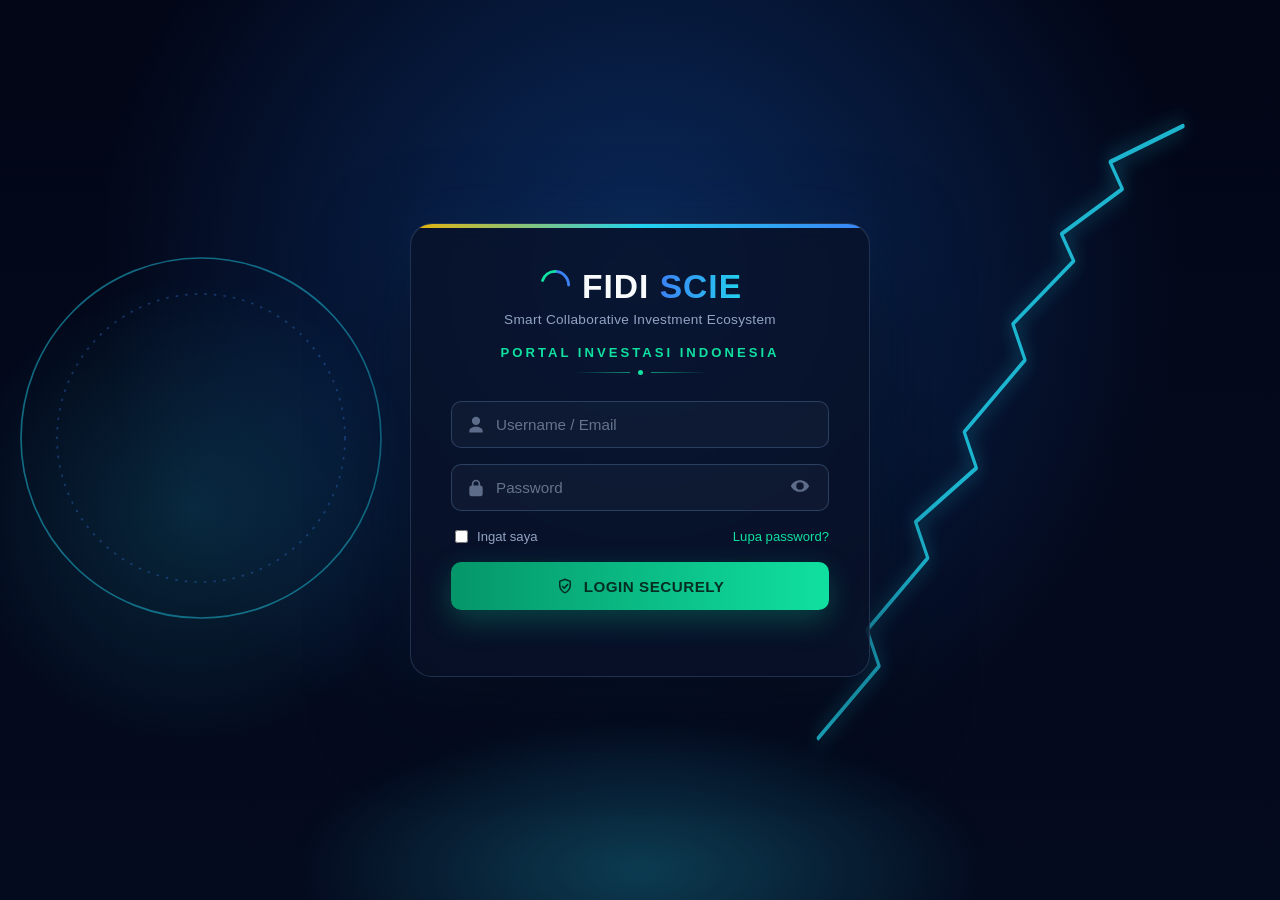
<file: index-3.html>
<!DOCTYPE html>
<html lang="id">
<head>
<meta charset="UTF-8">
<meta name="viewport" content="width=device-width, initial-scale=1.0">
<title>FIDI SCIE — Portal Investasi Indonesia</title>
<link rel="stylesheet" href="style.css">
</head>
<body>

  <!-- LAYAR LOGIN -->
  <div id="gate" class="scene">

    <!-- Panel dekoratif kiri: globe/network -->
    <div class="side-panel side-left" aria-hidden="true">
      <div class="globe-glow"></div>
      <svg class="globe-svg" viewBox="0 0 400 400">
        <circle cx="200" cy="200" r="150" class="globe-ring"/>
        <circle cx="200" cy="200" r="150" class="globe-ring globe-ring-2"/>
        <g class="globe-dots"></g>
        <g class="globe-lines"></g>
      </svg>
    </div>

    <!-- Panel dekoratif kanan: skyline + candlestick -->
    <div class="side-panel side-right" aria-hidden="true">
      <div class="skyline" id="skyline"></div>
      <svg class="chart-svg" viewBox="0 0 400 400" preserveAspectRatio="none">
        <polyline class="trend-line" points="20,360 70,320 60,300 110,260 100,240 150,210 140,190 190,150 180,130 230,95 220,80 270,55 260,40 320,20"/>
        <g class="candles" id="candles"></g>
      </svg>
    </div>

    <!-- Kartu login -->
    <main class="login-card">
      <div class="brand-row">
        <span class="brand-icon" aria-hidden="true">
          <svg viewBox="0 0 60 60">
            <path d="M30 6 A24 24 0 0 1 54 30" class="arc arc-blue"/>
            <path d="M30 6 A24 24 0 0 0 8 22" class="arc arc-green"/>
          </svg>
        </span>
        <h1 class="brand-name"><span class="brand-fidi">FIDI</span> <span class="brand-scie">SCIE</span></h1>
      </div>

      <p class="brand-tagline">Smart Collaborative Investment Ecosystem</p>

      <div class="eyebrow-wrap">
        <p class="eyebrow">Portal Investasi Indonesia</p>
        <div class="eyebrow-divider"><span></span><i></i><span></span></div>
      </div>

      <form id="loginForm" novalidate>
        <label class="field">
          <span class="field-icon" aria-hidden="true">
            <svg viewBox="0 0 24 24"><path d="M12 12a5 5 0 1 0 0-10 5 5 0 0 0 0 10Zm0 2c-4.4 0-8 2.2-8 5v2h16v-2c0-2.8-3.6-5-8-5Z"/></svg>
          </span>
          <input type="text" id="usernameInput" placeholder="Username / Email" autocomplete="off">
        </label>

        <label class="field">
          <span class="field-icon" aria-hidden="true">
            <svg viewBox="0 0 24 24"><path d="M17 9V7a5 5 0 0 0-10 0v2a3 3 0 0 0-3 3v7a3 3 0 0 0 3 3h10a3 3 0 0 0 3-3v-7a3 3 0 0 0-3-3Zm-8-2a3 3 0 1 1 6 0v2H9V7Z"/></svg>
          </span>
          <input type="password" id="passwordInput" placeholder="Password" autocomplete="off">
          <button type="button" class="eye-toggle" id="eyeToggle" aria-label="Tampilkan password">
            <svg viewBox="0 0 24 24"><path d="M12 5c-5 0-9.3 3.1-11 7 1.7 3.9 6 7 11 7s9.3-3.1 11-7c-1.7-3.9-6-7-11-7Zm0 11.5A4.5 4.5 0 1 1 12 7.5a4.5 4.5 0 0 1 0 9Z"/></svg>
          </button>
        </label>

        <div class="field-row">
          <label class="remember">
            <input type="checkbox" id="rememberMe">
            <span>Ingat saya</span>
          </label>
          <button type="button" class="forgot-link" id="forgotBtn">Lupa password?</button>
        </div>

        <button type="button" id="loginBtn" class="login-btn">
          <svg viewBox="0 0 24 24" class="shield-icon"><path d="M12 2 4 5v6c0 5 3.4 9.4 8 11 4.6-1.6 8-6 8-11V5l-8-3Zm0 2.2 6 2.2v4.6c0 4-2.7 7.6-6 8.9-3.3-1.3-6-4.9-6-8.9V6.4l6-2.2Z"/><path d="m10.8 13.4-2-2-1.4 1.4 3.4 3.4 6-6-1.4-1.4z"/></svg>
          LOGIN SECURELY
        </button>

        <p id="errorMsg" class="error"></p>
      </form>
    </main>

    <div class="ground-glow" aria-hidden="true"></div>
  </div>

  <!-- LAYAR KONTEN (SETELAH LOGIN) -->
  <div id="content" class="screen hidden">
    <header class="topbar">
      <span>FIDI SCIE — Portal Investasi Indonesia</span>
      <button id="logoutBtn">Keluar</button>
    </header>
    <div class="content-body" id="contentBody">
      <div class="placeholder-note">
        <h2>Konten analisis sedang disiapkan</h2>
        <p>Halaman analisis SCIE untuk sektor ritel Indonesia akan tampil di sini setelah datanya ditambahkan.</p>
      </div>
    </div>
  </div>

  <script src="script.js"></script>
</body>
</html>
</file>
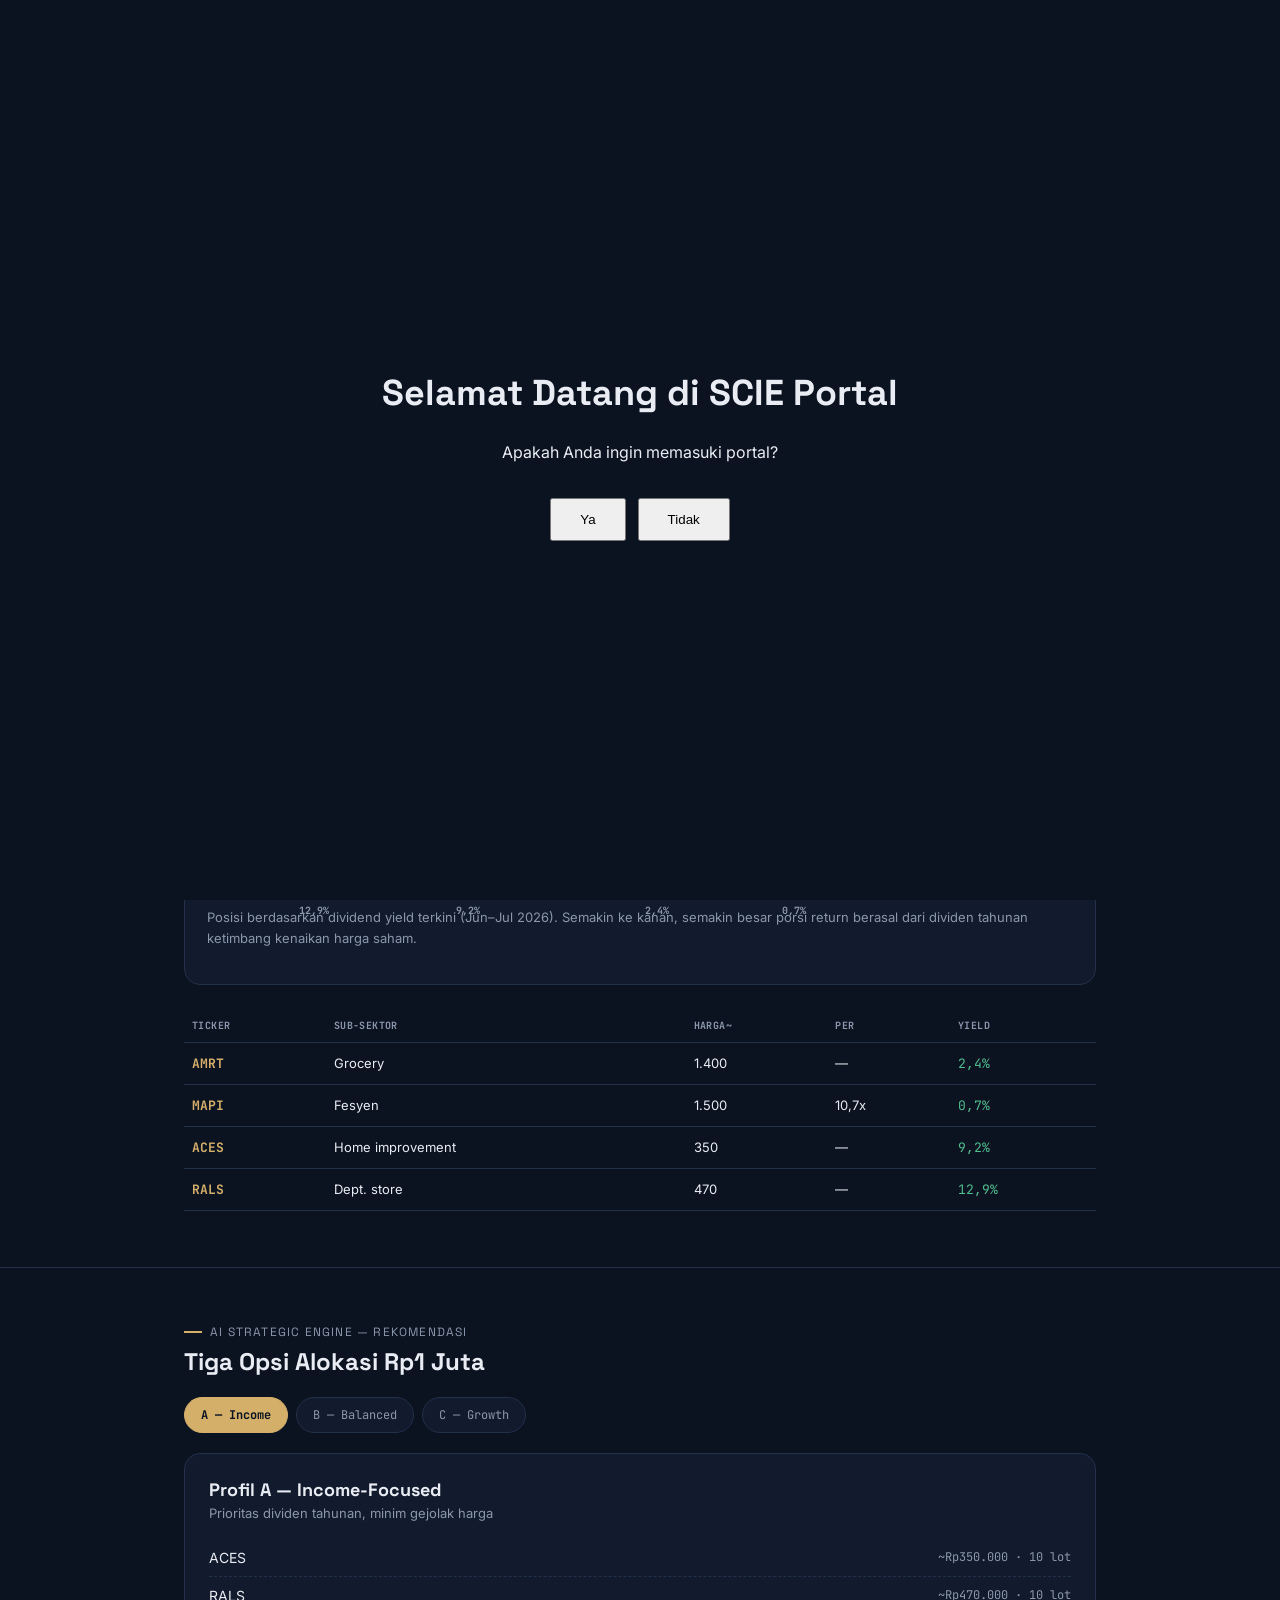
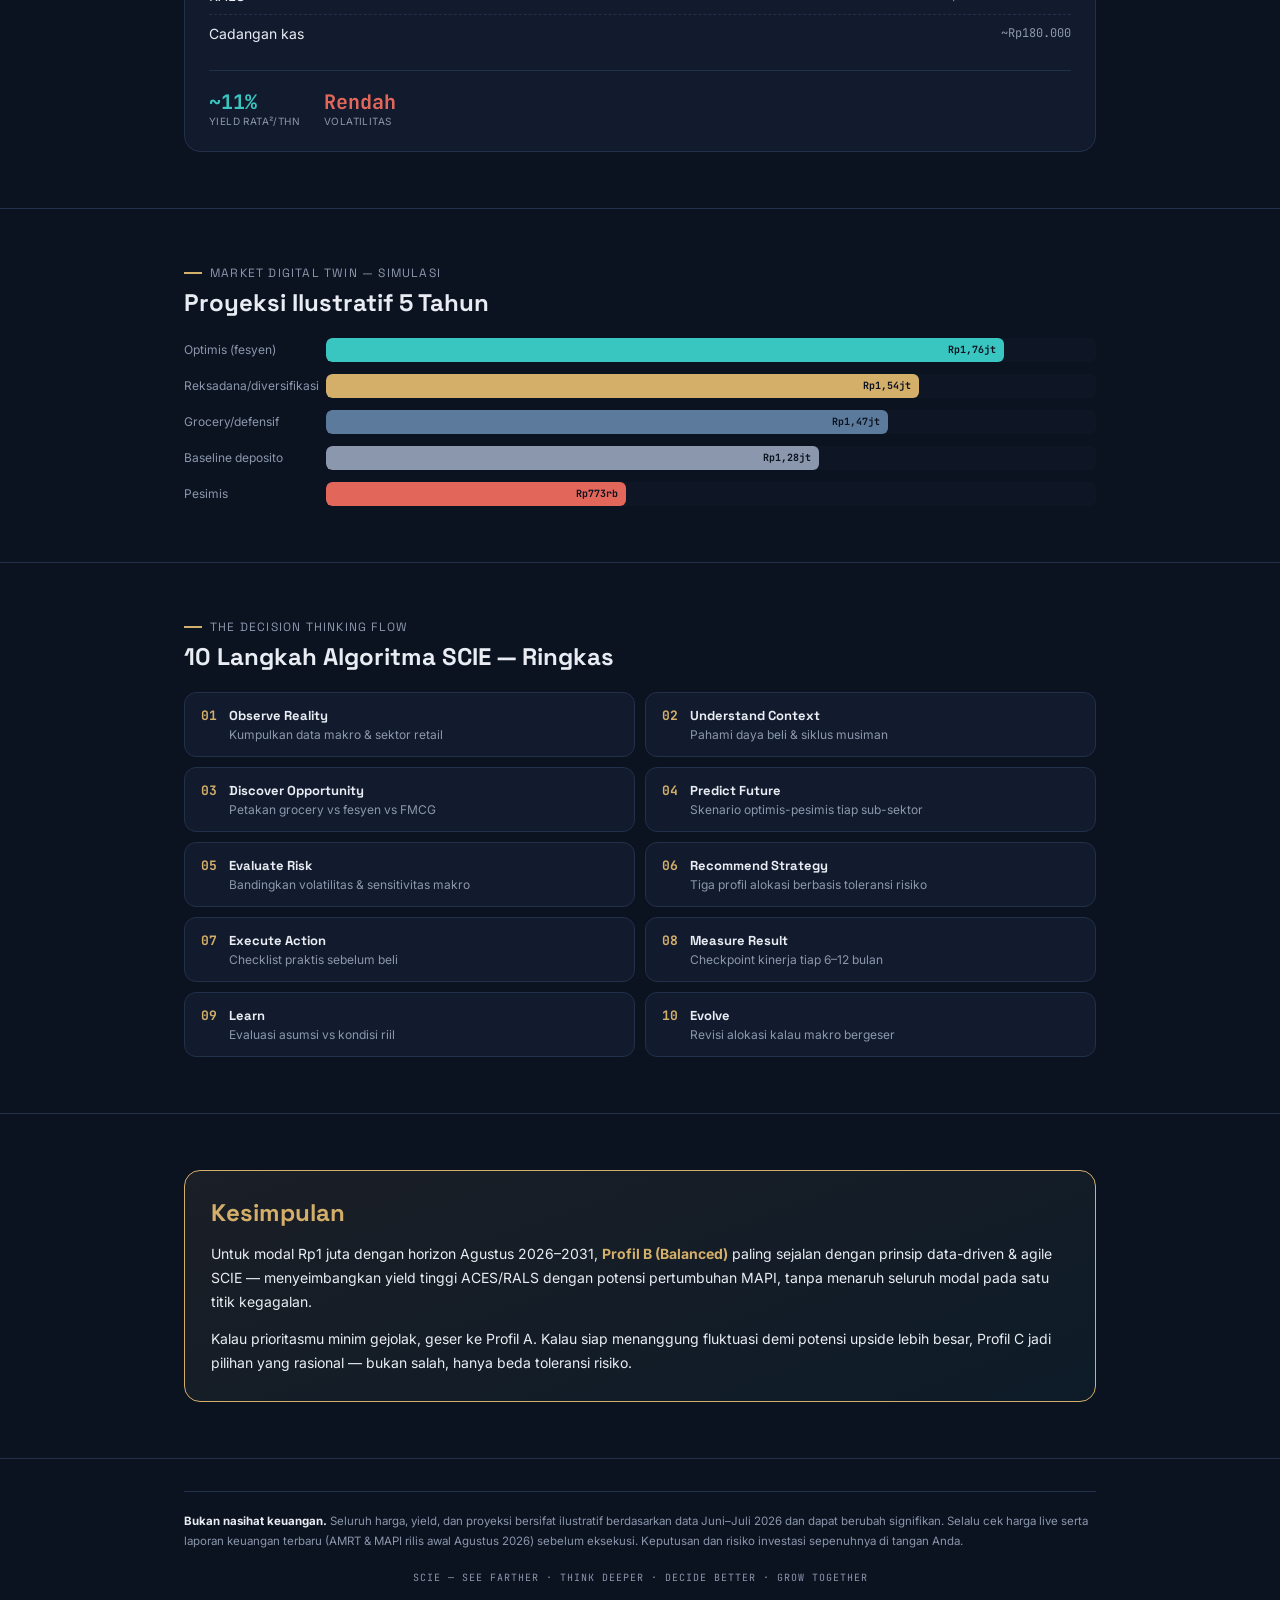
<file: index_revisi_netlify[1].html>
<!DOCTYPE html>
<html lang="id">
<head>
<meta charset="UTF-8">
<meta name="viewport" content="width=device-width, initial-scale=1.0">
<title>Portal Investasi Retail — SCIE Analysis</title>
<meta name="author" content="Marjan Siswanto">
<meta name="copyright" content="Marjan Siswanto — SCIE (Strategic Cognitive Intelligence Engine)">
<meta name="description" content="SCIE — Strategic Cognitive Intelligence Engine. Karya orisinal Marjan Siswanto, Founder & Initiator, Strategic Intelligence Architect.">
<meta name="scie-digital-id" content="SCIE-MS-2026-ASTRA-DT-PACE">
<script type="application/ld+json">
{
  "@context": "https://schema.org",
  "@type": "CreativeWork",
  "name": "SCIE — Strategic Cognitive Intelligence Engine",
  "creator": {
    "@type": "Person",
    "name": "Marjan Siswanto",
    "jobTitle": "Founder & Initiator, Strategic Intelligence Architect"
  },
  "dateCreated": "2026",
  "identifier": "SCIE-MS-2026-ASTRA-DT-PACE",
  "description": "Unified framework for AI-driven strategic sales and marketing excellence, terdiri dari 7 DNA Kecerdasan Strategis, arsitektur 4 lapis (ASTRA-DT, Cognitive Cycle, AI Strategic Engine, Market Digital Twin), dan algoritma 10 langkah Decision Thinking Flow."
}
</script>
<link rel="preconnect" href="https://fonts.googleapis.com">
<link href="https://fonts.googleapis.com/css2?family=Space+Grotesk:wght@400;500;600;700&family=Inter:wght@400;500;600&family=JetBrains+Mono:wght@400;500;700&display=swap" rel="stylesheet">
<style>
  :root{
    --bg:#0B1220;
    --card:#121B2E;
    --card-2:#0E1626;
    --gold:#D4AF6A;
    --teal:#39C6C0;
    --text:#E9EDF3;
    --muted:#8B97AC;
    --red:#E2665A;
    --green:#4FBE8E;
    --line:#223049;
  }
  *{box-sizing:border-box;}
  html{scroll-behavior:smooth;}
  body{
    margin:0;background:var(--bg);color:var(--text);
    font-family:'Inter',sans-serif;-webkit-font-smoothing:antialiased;
  }
  a{color:inherit;}
  .wrap{max-width:960px;margin:0 auto;padding:0 24px;}

  /* NAV */
  nav{
    position:sticky;top:0;z-index:50;
    background:rgba(11,18,32,0.88);
    backdrop-filter:blur(10px);
    border-bottom:1px solid var(--line);
  }
  .navrow{max-width:960px;margin:0 auto;padding:14px 24px;display:flex;align-items:center;justify-content:space-between;}
  .brand{font-family:'Space Grotesk',sans-serif;font-weight:700;font-size:15px;letter-spacing:0.02em;}
  .brand span{color:var(--gold);}
  .navlinks{display:flex;gap:20px;font-size:12px;font-family:'JetBrains Mono',monospace;}
  .navlinks a{text-decoration:none;color:var(--muted);}
  .navlinks a:hover{color:var(--teal);}
  @media(max-width:600px){.navlinks{display:none;}}

  /* HERO */
  header.hero{
    padding:64px 0 48px;
    background:
      radial-gradient(circle at 15% 0%, rgba(212,175,106,0.16), transparent 55%),
      radial-gradient(circle at 90% 20%, rgba(57,198,192,0.13), transparent 50%);
    border-bottom:1px solid var(--line);
  }
  .eyebrow{
    font-family:'JetBrains Mono',monospace;font-size:11px;letter-spacing:0.18em;
    color:var(--teal);text-transform:uppercase;
  }
  h1{
    font-family:'Space Grotesk',sans-serif;font-size:36px;line-height:1.15;
    margin:14px 0 12px;font-weight:700;max-width:600px;
  }
  h1 span{color:var(--gold);}
  .lead{color:var(--muted);font-size:15px;line-height:1.6;max-width:520px;margin:0 0 22px;}
  .pillrow{display:flex;flex-wrap:wrap;gap:10px;}
  .pill{
    font-family:'JetBrains Mono',monospace;font-size:11px;color:var(--text);
    background:rgba(255,255,255,0.04);border:1px solid var(--line);
    padding:7px 13px;border-radius:20px;display:flex;align-items:center;gap:7px;
  }
  .dot{width:6px;height:6px;border-radius:50%;background:var(--green);}

  section{padding:56px 0;border-bottom:1px solid var(--line);}
  .kicker{
    font-family:'Space Grotesk',sans-serif;font-size:12px;letter-spacing:0.1em;
    text-transform:uppercase;color:var(--muted);margin:0 0 6px;display:flex;align-items:center;gap:8px;
  }
  .kicker::before{content:'';width:18px;height:2px;background:var(--gold);display:inline-block;}
  h2{font-family:'Space Grotesk',sans-serif;font-size:24px;margin:0 0 20px;font-weight:700;}

  /* MACRO GRID */
  .grid3{display:grid;grid-template-columns:repeat(3,1fr);gap:14px;}
  @media(max-width:640px){.grid3{grid-template-columns:1fr;}}
  .macrocard{
    background:var(--card);border:1px solid var(--line);border-radius:14px;padding:18px;
  }
  .macrocard .big{font-family:'JetBrains Mono',monospace;font-size:24px;font-weight:700;color:var(--teal);}
  .macrocard .lbl{font-size:12px;color:var(--muted);margin-top:6px;line-height:1.4;}

  /* SPECTRUM (signature) */
  .spectrum{background:var(--card);border:1px solid var(--line);border-radius:16px;padding:28px 22px 22px;}
  .axis-label{display:flex;justify-content:space-between;font-family:'JetBrains Mono',monospace;font-size:10px;color:var(--muted);}
  .track{position:relative;height:4px;background:linear-gradient(90deg,var(--gold),var(--line) 50%,var(--teal));border-radius:4px;margin:20px 4px 34px;}
  .marker{position:absolute;top:-9px;width:22px;height:22px;border-radius:50%;display:flex;align-items:center;justify-content:center;font-family:'JetBrains Mono',monospace;font-size:9px;font-weight:700;color:var(--bg);transform:translateX(-50%);border:2px solid var(--bg);}
  .marker .lbl{position:absolute;top:26px;left:50%;transform:translateX(-50%);font-family:'Space Grotesk',sans-serif;font-size:11px;color:var(--text);white-space:nowrap;font-weight:600;}
  .marker .yld{position:absolute;top:42px;left:50%;transform:translateX(-50%);font-family:'JetBrains Mono',monospace;font-size:10px;color:var(--muted);white-space:nowrap;}
  .m-ral{left:12%;background:var(--gold);}
  .m-ace{left:30%;background:var(--gold);}
  .m-mapi{left:68%;background:var(--teal);}
  .m-amrt{left:52%;background:#5C7A9C;}
  .spectrum-note{margin-top:16px;font-size:13px;color:var(--muted);line-height:1.6;}

  /* TABLE */
  table{width:100%;border-collapse:collapse;font-size:13px;margin-top:24px;}
  th{text-align:left;font-family:'JetBrains Mono',monospace;font-size:10px;letter-spacing:0.04em;text-transform:uppercase;color:var(--muted);padding:10px 8px;border-bottom:1px solid var(--line);}
  td{padding:12px 8px;border-bottom:1px solid var(--line);}
  td.tick{font-family:'JetBrains Mono',monospace;font-weight:700;color:var(--gold);}
  td.yld{font-family:'JetBrains Mono',monospace;color:var(--green);}

  /* TABS - profiles */
  .tabbar{display:flex;gap:8px;margin-bottom:20px;flex-wrap:wrap;}
  .tabbtn{
    font-family:'JetBrains Mono',monospace;font-size:12px;padding:9px 16px;border-radius:20px;
    background:var(--card);border:1px solid var(--line);color:var(--muted);cursor:pointer;
  }
  .tabbtn.active{background:var(--gold);color:var(--bg);border-color:var(--gold);font-weight:700;}
  .profile{background:var(--card);border:1px solid var(--line);border-radius:16px;padding:24px;display:none;}
  .profile.show{display:block;}
  .profile h3{font-family:'Space Grotesk',sans-serif;font-size:18px;margin:0 0 4px;}
  .profile .tagline{font-size:13px;color:var(--muted);margin:0 0 18px;}
  .alloc-row{display:flex;justify-content:space-between;align-items:center;padding:10px 0;border-top:1px dashed var(--line);font-size:14px;}
  .alloc-row:first-of-type{border-top:none;}
  .alloc-val{font-family:'JetBrains Mono',monospace;color:var(--muted);font-size:12px;}
  .metric-row{display:flex;gap:24px;margin-top:18px;padding-top:18px;border-top:1px solid var(--line);}
  .metric .num{font-family:'JetBrains Mono',monospace;font-size:20px;font-weight:700;color:var(--teal);}
  .metric.risk .num{color:var(--red);}
  .metric .lbl2{font-size:10px;color:var(--muted);text-transform:uppercase;letter-spacing:0.04em;}

  /* PROJECTION BARS */
  .proj-bars{display:flex;flex-direction:column;gap:12px;margin-top:8px;}
  .pbar-row{display:flex;align-items:center;gap:12px;}
  .pbar-name{width:130px;font-size:12px;color:var(--muted);flex-shrink:0;}
  .pbar-track{flex:1;height:24px;background:var(--card-2);border-radius:6px;overflow:hidden;}
  .pbar-fill{height:100%;border-radius:6px;display:flex;align-items:center;justify-content:flex-end;padding-right:8px;}
  .pbar-fill span{font-family:'JetBrains Mono',monospace;font-size:10px;color:var(--bg);font-weight:700;}

  /* ALGO TIMELINE */
  .algo{display:grid;grid-template-columns:repeat(2,1fr);gap:10px;}
  @media(max-width:640px){.algo{grid-template-columns:1fr;}}
  .algostep{background:var(--card);border:1px solid var(--line);border-radius:12px;padding:14px 16px;display:flex;gap:12px;align-items:flex-start;}
  .algostep .n{font-family:'JetBrains Mono',monospace;color:var(--gold);font-weight:700;font-size:13px;flex-shrink:0;}
  .algostep .t{font-size:13px;}
  .algostep .t b{display:block;font-family:'Space Grotesk',sans-serif;font-size:13px;margin-bottom:2px;}
  .algostep .t span{color:var(--muted);font-size:12px;}

  /* VERDICT */
  .verdict{background:linear-gradient(160deg, rgba(212,175,106,0.08), rgba(57,198,192,0.05));border:1px solid var(--gold);border-radius:16px;padding:26px;}
  .verdict p{font-size:14px;line-height:1.7;margin:0 0 14px;}
  .verdict p:last-child{margin-bottom:0;}

  footer{padding:32px 0 40px;}
  .disclaimer{font-size:11.5px;color:var(--muted);line-height:1.7;border-top:1px solid var(--line);padding-top:20px;}
  .disclaimer strong{color:var(--text);}
  .fw{margin-top:20px;text-align:center;font-family:'JetBrains Mono',monospace;font-size:10px;color:var(--muted);letter-spacing:0.1em;}
</style>
</head>
<body>

<div id="scieCredit" style="position:fixed;inset:0;z-index:999;background:#0B1220;display:none;align-items:center;justify-content:center;flex-direction:column;text-align:center;padding:32px;transition:opacity 0.6s ease;">
  <div style="font-family:'JetBrains Mono',monospace;font-size:10px;letter-spacing:0.2em;color:#39C6C0;text-transform:uppercase;margin-bottom:18px;">Digital Identity — DNA Verification</div>
  <div style="font-family:'Space Grotesk',sans-serif;font-size:30px;font-weight:700;color:#E9EDF3;margin-bottom:6px;">SCIE<span style="color:#D4AF6A;">.</span></div>
  <div style="font-size:13px;color:#8B97AC;max-width:340px;line-height:1.6;margin-bottom:20px;">Strategic Cognitive Intelligence Engine — karya orisinal &amp; identitas digital milik</div>
  <div style="font-family:'Space Grotesk',sans-serif;font-size:18px;color:#D4AF6A;font-weight:600;">Marjan Siswanto</div>
  <div style="font-size:12px;color:#8B97AC;margin-bottom:24px;">Founder &amp; Initiator, Strategic Intelligence Architect</div>
  <div style="font-family:'JetBrains Mono',monospace;font-size:10px;color:#5C7A9C;border:1px solid #223049;padding:8px 16px;border-radius:20px;">ID: SCIE-MS-2026-ASTRA-DT-PACE</div>
  <div style="margin-top:28px;font-family:'JetBrains Mono',monospace;font-size:10px;color:#8B97AC;letter-spacing:0.05em;">Memuat portal dalam beberapa detik...</div>
</div>



<div id="portalWelcome" style="position:fixed;inset:0;z-index:1000;background:#0B1220;color:#E9EDF3;display:flex;flex-direction:column;align-items:center;justify-content:center;text-align:center;padding:30px;">
<h1 style="font-family:'Space Grotesk',sans-serif;">Selamat Datang di SCIE Portal</h1>
<p>Apakah Anda ingin memasuki portal?</p>
<div style="display:flex;gap:12px;margin-top:20px;">
<button onclick="enterPortal(true)" style="padding:12px 28px;">Ya</button>
<button onclick="enterPortal(false)" style="padding:12px 28px;">Tidak</button>
</div>
</div>

<script>
document.querySelector("nav").style.display="none";
document.querySelector("header").style.display="none";
document.querySelectorAll("section").forEach(e=>e.style.display="none");
document.querySelector("footer").style.display="none";

function showMain(){
 document.querySelector("nav").style.display="";
 document.querySelector("header").style.display="";
 document.querySelectorAll("section").forEach(e=>e.style.display="");
 document.querySelector("footer").style.display="";
}

function enterPortal(openMain){
 document.getElementById("portalWelcome").style.display="none";
 const c=document.getElementById("scieCredit");
 c.style.display="flex";
 c.style.opacity="1";
 setTimeout(function(){
   c.style.opacity="0";
   setTimeout(function(){
      c.style.display="none";
      if(openMain){ showMain(); }
   },600);
 },3000);
}
</script>

<nav>
  <div class="navrow">
    <div class="brand">SCIE <span>Portal</span></div>
    <div class="navlinks">
      <a href="#makro">Makro</a>
      <a href="#saham">Saham</a>
      <a href="#alokasi">Alokasi</a>
      <a href="#proyeksi">Proyeksi</a>
      <a href="#algoritma">Algoritma</a>
    </div>
  </div>
</nav>

<header class="hero">
  <div class="wrap">
    <div class="eyebrow">Strategic Cognitive Intelligence Engine</div>
    <h1>Portal Analisis Investasi <span>Sektor Retail</span> Indonesia</h1>
    <p class="lead">Peta lengkap hasil analisis SCIE untuk modal Rp1.000.000 di sektor retail &amp; konsumer BEI, horizon Agustus 2026–2031.</p>
    <div class="pillrow">
      <div class="pill"><span class="dot"></span> Modal Rp1.000.000</div>
      <div class="pill"><span class="dot"></span> Horizon 5 tahun</div>
      <div class="pill"><span class="dot"></span> 4 emiten dianalisis</div>
    </div>
  </div>
</header>

<section id="makro">
  <div class="wrap">
    <div class="kicker">Astra-DT — Strategic Foresight</div>
    <h2>Konteks Makro 2026</h2>
    <div class="grid3">
      <div class="macrocard"><div class="big">~5,2%</div><div class="lbl">Pertumbuhan PDB nasional yang dipatok stabil di 2026</div></div>
      <div class="macrocard"><div class="big">~5,5%</div><div class="lbl">BI Rate — tren penurunan suku bunga mendukung konsumsi</div></div>
      <div class="macrocard"><div class="big">~3%</div><div class="lbl">Inflasi terkendali, tapi daya beli kelas bawah belum solid</div></div>
    </div>
  </div>
</section>

<section id="saham">
  <div class="wrap">
    <div class="kicker">Cognitive Cycle — Pemetaan Opsi</div>
    <h2>Peta Yield vs Growth</h2>
    <div class="spectrum">
      <div class="axis-label"><span>← Growth-tilted</span><span>Income-tilted →</span></div>
      <div class="track">
        <div class="marker m-mapi">G<span class="lbl">MAPI</span><span class="yld">0,7%</span></div>
        <div class="marker m-amrt">A<span class="lbl">AMRT</span><span class="yld">2,4%</span></div>
        <div class="marker m-ace">C<span class="lbl">ACES</span><span class="yld">9,2%</span></div>
        <div class="marker m-ral">R<span class="lbl">RALS</span><span class="yld">12,9%</span></div>
      </div>
      <p class="spectrum-note">Posisi berdasarkan dividend yield terkini (Jun–Jul 2026). Semakin ke kanan, semakin besar porsi return berasal dari dividen tahunan ketimbang kenaikan harga saham.</p>
    </div>
    <table>
      <tr><th>Ticker</th><th>Sub-sektor</th><th>Harga~</th><th>PER</th><th>Yield</th></tr>
      <tr><td class="tick">AMRT</td><td>Grocery</td><td>1.400</td><td>—</td><td class="yld">2,4%</td></tr>
      <tr><td class="tick">MAPI</td><td>Fesyen</td><td>1.500</td><td>10,7x</td><td class="yld">0,7%</td></tr>
      <tr><td class="tick">ACES</td><td>Home improvement</td><td>350</td><td>—</td><td class="yld">9,2%</td></tr>
      <tr><td class="tick">RALS</td><td>Dept. store</td><td>470</td><td>—</td><td class="yld">12,9%</td></tr>
    </table>
  </div>
</section>

<section id="alokasi">
  <div class="wrap">
    <div class="kicker">AI Strategic Engine — Rekomendasi</div>
    <h2>Tiga Opsi Alokasi Rp1 Juta</h2>
    <div class="tabbar">
      <button class="tabbtn active" onclick="showTab(0)">A — Income</button>
      <button class="tabbtn" onclick="showTab(1)">B — Balanced</button>
      <button class="tabbtn" onclick="showTab(2)">C — Growth</button>
    </div>

    <div class="profile show" id="tab0">
      <h3>Profil A — Income-Focused</h3>
      <p class="tagline">Prioritas dividen tahunan, minim gejolak harga</p>
      <div class="alloc-row"><span>ACES</span><span class="alloc-val">~Rp350.000 · 10 lot</span></div>
      <div class="alloc-row"><span>RALS</span><span class="alloc-val">~Rp470.000 · 10 lot</span></div>
      <div class="alloc-row"><span>Cadangan kas</span><span class="alloc-val">~Rp180.000</span></div>
      <div class="metric-row">
        <div class="metric"><div class="num">~11%</div><div class="lbl2">Yield rata²/thn</div></div>
        <div class="metric risk"><div class="num">Rendah</div><div class="lbl2">Volatilitas</div></div>
      </div>
    </div>

    <div class="profile" id="tab1">
      <h3>Profil B — Balanced</h3>
      <p class="tagline">Campuran dividen dan potensi pertumbuhan</p>
      <div class="alloc-row"><span>ACES</span><span class="alloc-val">~Rp350.000 · 10 lot</span></div>
      <div class="alloc-row"><span>MAPI</span><span class="alloc-val">~Rp450.000 · 3 lot</span></div>
      <div class="alloc-row"><span>RALS</span><span class="alloc-val">~Rp200.000 · 4 lot</span></div>
      <div class="metric-row">
        <div class="metric"><div class="num">~6–7%</div><div class="lbl2">Yield rata²/thn</div></div>
        <div class="metric risk"><div class="num">Sedang</div><div class="lbl2">Volatilitas</div></div>
      </div>
    </div>

    <div class="profile" id="tab2">
      <h3>Profil C — Growth-Tilted</h3>
      <p class="tagline">Fokus capital gain, siap fluktuasi besar</p>
      <div class="alloc-row"><span>MAPI</span><span class="alloc-val">~Rp600.000 · 4 lot</span></div>
      <div class="alloc-row"><span>AMRT</span><span class="alloc-val">~Rp280.000 · 2 lot</span></div>
      <div class="alloc-row"><span>Cadangan kas</span><span class="alloc-val">~Rp120.000</span></div>
      <div class="metric-row">
        <div class="metric"><div class="num">&lt;2%</div><div class="lbl2">Yield rata²/thn</div></div>
        <div class="metric risk"><div class="num">Tinggi</div><div class="lbl2">Volatilitas</div></div>
      </div>
    </div>
  </div>
</section>

<section id="proyeksi">
  <div class="wrap">
    <div class="kicker">Market Digital Twin — Simulasi</div>
    <h2>Proyeksi Ilustratif 5 Tahun</h2>
    <div class="proj-bars">
      <div class="pbar-row"><div class="pbar-name">Optimis (fesyen)</div><div class="pbar-track"><div class="pbar-fill" style="width:88%;background:var(--teal);"><span>Rp1,76jt</span></div></div></div>
      <div class="pbar-row"><div class="pbar-name">Reksadana/diversifikasi</div><div class="pbar-track"><div class="pbar-fill" style="width:77%;background:var(--gold);"><span>Rp1,54jt</span></div></div></div>
      <div class="pbar-row"><div class="pbar-name">Grocery/defensif</div><div class="pbar-track"><div class="pbar-fill" style="width:73%;background:#5C7A9C;"><span>Rp1,47jt</span></div></div></div>
      <div class="pbar-row"><div class="pbar-name">Baseline deposito</div><div class="pbar-track"><div class="pbar-fill" style="width:64%;background:var(--muted);"><span>Rp1,28jt</span></div></div></div>
      <div class="pbar-row"><div class="pbar-name">Pesimis</div><div class="pbar-track"><div class="pbar-fill" style="width:39%;background:var(--red);"><span>Rp773rb</span></div></div></div>
    </div>
  </div>
</section>

<section id="algoritma">
  <div class="wrap">
    <div class="kicker">The Decision Thinking Flow</div>
    <h2>10 Langkah Algoritma SCIE — Ringkas</h2>
    <div class="algo">
      <div class="algostep"><div class="n">01</div><div class="t"><b>Observe Reality</b><span>Kumpulkan data makro &amp; sektor retail</span></div></div>
      <div class="algostep"><div class="n">02</div><div class="t"><b>Understand Context</b><span>Pahami daya beli &amp; siklus musiman</span></div></div>
      <div class="algostep"><div class="n">03</div><div class="t"><b>Discover Opportunity</b><span>Petakan grocery vs fesyen vs FMCG</span></div></div>
      <div class="algostep"><div class="n">04</div><div class="t"><b>Predict Future</b><span>Skenario optimis-pesimis tiap sub-sektor</span></div></div>
      <div class="algostep"><div class="n">05</div><div class="t"><b>Evaluate Risk</b><span>Bandingkan volatilitas &amp; sensitivitas makro</span></div></div>
      <div class="algostep"><div class="n">06</div><div class="t"><b>Recommend Strategy</b><span>Tiga profil alokasi berbasis toleransi risiko</span></div></div>
      <div class="algostep"><div class="n">07</div><div class="t"><b>Execute Action</b><span>Checklist praktis sebelum beli</span></div></div>
      <div class="algostep"><div class="n">08</div><div class="t"><b>Measure Result</b><span>Checkpoint kinerja tiap 6–12 bulan</span></div></div>
      <div class="algostep"><div class="n">09</div><div class="t"><b>Learn</b><span>Evaluasi asumsi vs kondisi riil</span></div></div>
      <div class="algostep"><div class="n">10</div><div class="t"><b>Evolve</b><span>Revisi alokasi kalau makro bergeser</span></div></div>
    </div>
  </div>
</section>

<section>
  <div class="wrap">
    <div class="verdict">
      <h2 style="color:var(--gold);margin-bottom:14px;">Kesimpulan</h2>
      <p>Untuk modal Rp1 juta dengan horizon Agustus 2026–2031, <strong style="color:var(--gold);">Profil B (Balanced)</strong> paling sejalan dengan prinsip data-driven &amp; agile SCIE — menyeimbangkan yield tinggi ACES/RALS dengan potensi pertumbuhan MAPI, tanpa menaruh seluruh modal pada satu titik kegagalan.</p>
      <p>Kalau prioritasmu minim gejolak, geser ke Profil A. Kalau siap menanggung fluktuasi demi potensi upside lebih besar, Profil C jadi pilihan yang rasional — bukan salah, hanya beda toleransi risiko.</p>
    </div>
  </div>
</section>

<footer>
  <div class="wrap">
    <div class="disclaimer">
      <strong>Bukan nasihat keuangan.</strong> Seluruh harga, yield, dan proyeksi bersifat ilustratif berdasarkan data Juni–Juli 2026 dan dapat berubah signifikan. Selalu cek harga live serta laporan keuangan terbaru (AMRT &amp; MAPI rilis awal Agustus 2026) sebelum eksekusi. Keputusan dan risiko investasi sepenuhnya di tangan Anda.
    </div>
    <div class="fw">SCIE — SEE FARTHER · THINK DEEPER · DECIDE BETTER · GROW TOGETHER</div>
  </div>
</footer>

<script>
function showTab(i){
  document.querySelectorAll('.profile').forEach((el,idx)=>{
    el.classList.toggle('show', idx===i);
  });
  document.querySelectorAll('.tabbtn').forEach((el,idx)=>{
    el.classList.toggle('active', idx===i);
  });
}
</script>
</body>
</html>
</file>
<file: style.css>
* { box-sizing: border-box; }

html, body {
  overflow-x: hidden;
  max-width: 100%;
}

:root {
  --navy-deep: #020617;
  --navy-mid: #071a3a;
  --cyan: #22d3ee;
  --blue: #3b82f6;
  --green: #10e0a0;
  --green-2: #059669;
  --text-dim: #93a4c3;
}

body {
  margin: 0;
  font-family: 'Segoe UI', Arial, sans-serif;
  background: var(--navy-deep);
  color: #f1f5f9;
  min-height: 100vh;
  overflow-x: hidden;
}

.hidden { display: none !important; }

/* ============================================================
   SCENE — layar login dengan panel dekoratif kiri/kanan
   ============================================================ */
.scene {
  position: relative;
  min-height: 100vh;
  display: flex;
  align-items: center;
  justify-content: center;
  background:
    radial-gradient(ellipse at 50% 30%, #0a2a5c 0%, transparent 60%),
    linear-gradient(180deg, #020617 0%, #050b1f 100%);
  overflow: hidden;
  padding: 40px 20px;
}

.side-panel {
  position: absolute;
  top: 0;
  bottom: 0;
  width: 38%;
  pointer-events: none;
  opacity: 0.85;
  z-index: 1;
}

.network-overlay {
  position: absolute;
  inset: 0;
  width: 100%;
  height: 100%;
  pointer-events: none;
  z-index: 0;
}

.net-node {
  animation-name: netTwinkle;
  animation-timing-function: ease-in-out;
  animation-iteration-count: infinite;
}

@keyframes netTwinkle {
  0%, 100% { opacity: 0.25; }
  50% { opacity: 0.95; }
}

.net-pulse {
  filter: drop-shadow(0 0 4px currentColor);
}

.side-left { left: 0; }
.side-right { right: 0; }

@media (max-width: 900px) {
  .side-panel { display: none; }
}

/* --- Globe (kiri) --- */
.globe-glow {
  position: absolute;
  left: -10%;
  top: 30%;
  width: 480px;
  height: 480px;
  background: radial-gradient(circle, rgba(34,211,238,0.18) 0%, transparent 70%);
  border-radius: 50%;
}

.globe-svg {
  position: absolute;
  left: -8%;
  top: 22%;
  width: 480px;
  height: 480px;
}

.globe-ring {
  fill: none;
  stroke: rgba(34, 211, 238, 0.55);
  stroke-width: 1.4;
}

.globe-ring-2 {
  r: 120;
  stroke: rgba(59, 130, 246, 0.4);
  stroke-dasharray: 2 6;
}

/* --- Skyline + chart (kanan) --- */
.skyline {
  position: absolute;
  right: 0;
  bottom: 0;
  width: 100%;
  height: 60%;
  display: flex;
  align-items: flex-end;
  gap: 6px;
  padding-right: 10%;
  justify-content: flex-end;
}

.building {
  background-color: rgba(10,16,32,0.7);
  background-image:
    linear-gradient(180deg, rgba(59,130,246,0.5), rgba(10,16,32,0.85)),
    radial-gradient(circle, rgba(255,224,140,0.9) 1px, transparent 1.6px);
  background-size: 100% 100%, 9px 12px;
  background-position: 0 0, 4px 6px;
  border-top: 2px solid rgba(34,211,238,0.7);
  border-left: 1px solid rgba(34,211,238,0.15);
  border-right: 1px solid rgba(34,211,238,0.15);
  box-shadow: 0 0 30px rgba(34,211,238,0.15);
  position: relative;
}

.chart-svg {
  position: absolute;
  right: 0;
  top: 10%;
  width: 100%;
  height: 80%;
}

.trend-line {
  fill: none;
  stroke: var(--cyan);
  stroke-width: 2.5;
  stroke-linecap: round;
  stroke-linejoin: round;
  filter: drop-shadow(0 0 6px rgba(34,211,238,0.7));
}

.candle {
  stroke: rgba(34,211,238,0.6);
}

.candle-body {
  fill: rgba(59,130,246,0.5);
}

/* ============================================================
   KARTU LOGIN
   ============================================================ */
.login-card {
  position: relative;
  z-index: 2;
  width: 100%;
  max-width: 460px;
  background: rgba(8, 17, 38, 0.75);
  border: 1px solid rgba(148, 197, 255, 0.18);
  border-radius: 22px;
  backdrop-filter: blur(16px);
  padding: 44px 40px 36px;
  box-shadow:
    0 30px 90px rgba(0,0,0,0.6),
    0 0 60px rgba(59,130,246,0.12),
    inset 0 1px 0 rgba(255,255,255,0.06);
  text-align: center;
  overflow: hidden;
}

.login-card::before {
  content: "";
  position: absolute;
  top: 0; left: 0; right: 0;
  height: 4px;
  background: linear-gradient(90deg, #eab308, #22d3ee, #3b82f6);
}

.brand-row {
  display: flex;
  align-items: center;
  justify-content: center;
  gap: 10px;
}

.brand-icon svg {
  width: 34px;
  height: 34px;
}

.arc {
  fill: none;
  stroke-width: 5;
  stroke-linecap: round;
}
.arc-blue { stroke: var(--blue); }
.arc-green { stroke: var(--green); }

.brand-name {
  font-size: 2.1rem;
  font-weight: 800;
  letter-spacing: 1px;
  margin: 0;
}

.brand-fidi { color: #f8fafc; }
.brand-scie {
  background: linear-gradient(90deg, #3b82f6, #22d3ee);
  -webkit-background-clip: text;
  background-clip: text;
  color: transparent;
}

.brand-tagline {
  margin: 6px 0 18px;
  color: var(--text-dim);
  font-size: 0.85rem;
  letter-spacing: 0.3px;
}

.eyebrow-wrap { margin-bottom: 26px; }

.eyebrow {
  margin: 0;
  color: var(--green);
  font-weight: 700;
  font-size: 0.82rem;
  letter-spacing: 3px;
  text-transform: uppercase;
}

.eyebrow-divider {
  display: flex;
  align-items: center;
  justify-content: center;
  gap: 8px;
  margin-top: 10px;
}

.eyebrow-divider span {
  width: 56px;
  height: 1px;
  background: linear-gradient(90deg, transparent, rgba(16,224,160,0.6));
}
.eyebrow-divider span:last-child {
  background: linear-gradient(90deg, rgba(16,224,160,0.6), transparent);
}
.eyebrow-divider i {
  width: 5px;
  height: 5px;
  border-radius: 50%;
  background: var(--green);
  display: inline-block;
}

#loginForm {
  display: flex;
  flex-direction: column;
  gap: 16px;
  text-align: left;
}

.field {
  position: relative;
  display: flex;
  align-items: center;
  width: 100%;
  min-width: 0;
  border: 1px solid rgba(148, 197, 255, 0.22);
  background: rgba(255,255,255,0.03);
  border-radius: 10px;
  padding: 0 14px;
  transition: border-color 0.2s;
}

.field:focus-within { border-color: var(--cyan); }

.field-icon {
  width: 20px;
  height: 20px;
  flex-shrink: 0;
  opacity: 0.6;
}
.field-icon svg { width: 100%; height: 100%; fill: var(--text-dim); }

@media (max-width: 380px) {
  .login-card { padding: 36px 22px 28px; }
  .brand-name { font-size: 1.7rem; }
}

.field input {
  flex: 1 1 auto;
  min-width: 0;
  border: none;
  background: transparent;
  color: #f1f5f9;
  font-size: 0.95rem;
  padding: 14px 10px;
  outline: none;
}

.field input::placeholder { color: #64748b; }

.eye-toggle {
  background: none;
  border: none;
  cursor: pointer;
  padding: 4px;
  opacity: 0.6;
  flex-shrink: 0;
}
.eye-toggle svg { width: 20px; height: 20px; fill: var(--text-dim); }
.eye-toggle:hover { opacity: 1; }

.field-row {
  display: flex;
  align-items: center;
  justify-content: space-between;
  font-size: 0.82rem;
}

.remember {
  display: flex;
  align-items: center;
  gap: 6px;
  color: var(--text-dim);
  cursor: pointer;
}

.remember input { accent-color: var(--green); }

.forgot-link {
  background: none;
  border: none;
  color: var(--green);
  font-size: 0.82rem;
  cursor: pointer;
  padding: 0;
}
.forgot-link:hover { text-decoration: underline; }

.login-btn {
  display: flex;
  align-items: center;
  justify-content: center;
  gap: 10px;
  padding: 15px;
  border: none;
  border-radius: 10px;
  background: linear-gradient(90deg, var(--green-2), var(--green));
  color: #052e21;
  font-weight: 800;
  font-size: 0.95rem;
  letter-spacing: 0.5px;
  cursor: pointer;
  box-shadow: 0 10px 30px rgba(16,224,160,0.25);
  transition: transform 0.15s, box-shadow 0.15s;
}

.login-btn:hover {
  transform: translateY(-1px);
  box-shadow: 0 14px 34px rgba(16,224,160,0.35);
}

.shield-icon { width: 18px; height: 18px; fill: #052e21; }

.error {
  margin: 0;
  color: #f87171;
  font-size: 0.82rem;
  min-height: 1em;
  text-align: center;
}

.mode-toggle {
  margin: 4px 0 0;
  text-align: center;
  font-size: 0.82rem;
  color: var(--text-dim);
}

.mode-toggle button {
  background: none;
  border: none;
  color: #22d3ee;
  font-weight: 700;
  cursor: pointer;
  padding: 0 0 0 4px;
  font-size: 0.82rem;
}
.mode-toggle button:hover { text-decoration: underline; }

#recaptcha-container { position: absolute; opacity: 0; pointer-events: none; }

/* ============================================================
   MODAL (verifikasi SMS / 2FA)
   ============================================================ */
.modal-overlay {
  position: fixed;
  inset: 0;
  background: rgba(0,0,0,0.65);
  display: flex;
  align-items: center;
  justify-content: center;
  z-index: 1000;
  padding: 20px;
}

.modal-card {
  background: #0b1a3a;
  border: 1px solid rgba(148,197,255,0.2);
  border-radius: 16px;
  padding: 28px;
  width: 100%;
  max-width: 360px;
  text-align: center;
  box-shadow: 0 30px 80px rgba(0,0,0,0.6);
}

.modal-card h3 { margin: 0 0 8px; color: #f8fafc; }
.modal-card p { margin: 0 0 16px; font-size: 0.85rem; color: var(--text-dim); }

.modal-card input {
  width: 100%;
  padding: 12px 16px;
  border-radius: 8px;
  border: 1px solid rgba(148,197,255,0.22);
  background: rgba(255,255,255,0.04);
  color: #fff;
  font-size: 0.95rem;
  text-align: center;
  outline: none;
  margin-bottom: 14px;
}
.modal-card input:focus { border-color: #22d3ee; }

.modal-actions { display: flex; gap: 10px; }

.modal-actions button {
  flex: 1;
  padding: 12px;
  border-radius: 8px;
  border: none;
  font-weight: 700;
  font-size: 0.88rem;
  cursor: pointer;
}

#mfaConfirmBtn, #mfaSendCodeBtn, #mfaEnrollConfirmBtn {
  background: linear-gradient(90deg, #059669, #10e0a0);
  color: #052e21;
}
#mfaCancelBtn, #mfaSkipBtn, #mfaEnrollCancelBtn {
  background: #1e293b;
  color: #cbd5e1;
}

.ground-glow {
  position: absolute;
  bottom: -120px;
  left: 50%;
  transform: translateX(-50%);
  width: 700px;
  height: 300px;
  background: radial-gradient(ellipse, rgba(34,211,238,0.25) 0%, transparent 70%);
  filter: blur(10px);
  z-index: 1;
}

/* ============================================================
   HALAMAN KONTEN (SETELAH LOGIN)
   ============================================================ */
.screen { min-height: 100vh; }

.topbar {
  display: flex;
  justify-content: space-between;
  align-items: center;
  padding: 14px 22px;
  background: #071224;
  border-bottom: 1px solid rgba(148,197,255,0.15);
  font-weight: 700;
}

.topbar button {
  padding: 8px 16px;
  border-radius: 8px;
  border: none;
  background: #ef4444;
  color: #fff;
  cursor: pointer;
  font-size: 0.85rem;
}
.topbar button:hover { background: #dc2626; }

.content-body {
  padding: 30px 16px 60px;
  background: linear-gradient(180deg, #050b1f, #071a3a);
  min-height: calc(100vh - 54px);
}

.placeholder-note {
  max-width: 520px;
  margin: 60px auto;
  text-align: center;
  color: var(--text-dim);
}
.placeholder-note h2 { color: #f1f5f9; margin-bottom: 10px; }

/* ============================================================
   DASHBOARD SCIE — ENTERPRISE FUTURISTIC
   ============================================================ */
.dash-section {
  max-width: 1180px;
  margin: 0 auto 60px;
}

.dash-header {
  padding: 26px 0 20px;
  border-bottom: 1px solid rgba(148,197,255,0.15);
  margin-bottom: 24px;
}

.dash-header-top {
  display: flex;
  align-items: center;
  justify-content: space-between;
  flex-wrap: wrap;
  gap: 14px;
}

.dash-brand { display: flex; align-items: center; gap: 16px; }

.dash-brand-mark {
  font-size: 1.6rem;
  font-weight: 900;
  letter-spacing: 2px;
  padding: 8px 14px;
  border-radius: 10px;
  background: linear-gradient(135deg, #eab308, #f59e0b);
  color: #1c1400;
  flex-shrink: 0;
}
.dash-brand-mark.alt {
  background: linear-gradient(135deg, #3b82f6, #22d3ee);
  color: #041322;
}

.dash-brand-text h2 { margin: 0; font-size: 1.3rem; color: #f8fafc; }
.dash-brand-text p { margin: 2px 0 0; font-size: 0.82rem; color: var(--text-dim); }

.dash-badge {
  font-size: 0.72rem;
  font-weight: 700;
  letter-spacing: 1px;
  color: #eab308;
  border: 1px solid rgba(234,179,8,0.4);
  padding: 6px 12px;
  border-radius: 20px;
  white-space: nowrap;
}

.dash-subheader {
  margin: 14px 0 0;
  font-size: 0.85rem;
  color: var(--text-dim);
}

.dash-grid {
  display: grid;
  gap: 18px;
  margin-bottom: 18px;
}
.dash-grid-3 { grid-template-columns: repeat(3, 1fr); }
.dash-grid-2 { grid-template-columns: repeat(2, 1fr); }

@media (max-width: 900px) {
  .dash-grid-3, .dash-grid-2 { grid-template-columns: 1fr; }
}

.dash-card {
  background: rgba(255,255,255,0.04);
  border: 1px solid rgba(148,197,255,0.14);
  border-radius: 14px;
  padding: 20px;
}

.dash-card.full-width { margin-bottom: 18px; }
.dash-card.center-card { text-align: center; }

.dash-card h3 {
  margin: 0 0 4px;
  font-size: 1rem;
  color: #f8fafc;
  display: flex;
  align-items: center;
  gap: 8px;
}
.dash-card h3 em { color: var(--text-dim); font-style: normal; font-size: 0.8rem; font-weight: 400; }

.card-num {
  display: inline-flex;
  align-items: center;
  justify-content: center;
  width: 22px;
  height: 22px;
  border-radius: 50%;
  background: rgba(234,179,8,0.18);
  color: #eab308;
  font-size: 0.75rem;
  font-weight: 800;
}

.card-sub {
  margin: 0 0 16px;
  font-size: 0.78rem;
  color: var(--text-dim);
}

.rank-list { list-style: none; margin: 0; padding: 0; display: flex; flex-direction: column; gap: 10px; }
.rank-list li { display: flex; align-items: center; gap: 10px; font-size: 0.88rem; }

.rank-badge {
  width: 22px; height: 22px; border-radius: 6px;
  display: inline-flex; align-items: center; justify-content: center;
  font-size: 0.72rem; font-weight: 800; color: #051018;
}
.rank-badge.high { background: #ef4444; color: #fff; }
.rank-badge.med { background: #f59e0b; }
.rank-badge.low { background: #10e0a0; }

.legend-row {
  display: flex;
  flex-wrap: wrap;
  gap: 12px;
  margin-top: 16px;
  font-size: 0.72rem;
  color: var(--text-dim);
}
.legend-row span { display: flex; align-items: center; gap: 5px; }

.dot { width: 9px; height: 9px; border-radius: 50%; display: inline-block; }
.dot.red { background: #ef4444; }
.dot.orange { background: #f97316; }
.dot.yellow { background: #eab308; }
.dot.green { background: #10e0a0; }

/* --- Gauge (skor 78/100) --- */
.gauge {
  width: 140px; height: 140px;
  margin: 0 auto 16px;
  border-radius: 50%;
  background: conic-gradient(#22d3ee calc(var(--val) * 1%), rgba(255,255,255,0.08) 0);
  display: flex; align-items: center; justify-content: center;
  position: relative;
}
.gauge-inner {
  width: 106px; height: 106px;
  border-radius: 50%;
  background: #0b1a3a;
  display: flex; flex-direction: column; align-items: center; justify-content: center;
}
.gauge-num { font-size: 1.8rem; font-weight: 800; color: #f8fafc; }
.gauge-max { font-size: 0.75rem; color: var(--text-dim); }

.mini-table { width: 100%; font-size: 0.8rem; border-collapse: collapse; }
.mini-table td { padding: 5px 0; border-bottom: 1px dashed rgba(255,255,255,0.08); color: var(--text-dim); }
.mini-table td:last-child { text-align: right; color: #f8fafc; font-weight: 700; }

/* --- Donut chart --- */
.donut {
  width: 150px; height: 150px;
  border-radius: 50%;
  margin: 0 auto 16px;
  display: flex; align-items: center; justify-content: center;
}
.donut-hole {
  width: 100px; height: 100px;
  border-radius: 50%;
  background: #0b1a3a;
  display: flex; flex-direction: column; align-items: center; justify-content: center;
}
.donut-hole span { font-size: 1.2rem; font-weight: 800; color: #f8fafc; }
.donut-hole small { font-size: 0.68rem; color: var(--text-dim); }

.legend-list { list-style: none; margin: 0; padding: 0; display: flex; flex-direction: column; gap: 8px; font-size: 0.82rem; }
.legend-list li { display: flex; align-items: center; gap: 8px; color: var(--text-dim); }
.legend-list b { margin-left: auto; color: #f8fafc; }

/* --- Table --- */
.table-scroll {
  width: 100%;
  overflow-x: auto;
  -webkit-overflow-scrolling: touch;
}

.data-table { width: 100%; border-collapse: collapse; font-size: 0.82rem; min-width: 480px; }
.data-table th {
  text-align: left; padding: 8px 6px;
  border-bottom: 1px solid rgba(148,197,255,0.2);
  color: var(--text-dim); font-weight: 600; font-size: 0.72rem; text-transform: uppercase; letter-spacing: 0.5px;
}
.data-table td { padding: 8px 6px; border-bottom: 1px dashed rgba(255,255,255,0.06); color: #e2e8f0; }

.tag {
  display: inline-block; padding: 3px 9px; border-radius: 20px;
  font-size: 0.68rem; font-weight: 700; letter-spacing: 0.5px;
}
.tag.high { background: rgba(239,68,68,0.18); color: #f87171; }
.tag.med { background: rgba(245,158,11,0.18); color: #f59e0b; }
.tag.low { background: rgba(100,116,139,0.2); color: #94a3b8; }
.tag.opp { background: rgba(34,211,238,0.18); color: #22d3ee; }
.tag.watch { background: rgba(148,197,255,0.15); color: #93a4c3; }

.neg { color: #f87171; font-weight: 700; }
.pos { color: #10e0a0; font-weight: 700; }

.chip-grid { display: flex; flex-wrap: wrap; gap: 8px; }
.chip {
  padding: 8px 14px; border-radius: 20px; font-size: 0.78rem;
  background: rgba(59,130,246,0.12); border: 1px solid rgba(59,130,246,0.3); color: #93c5fd;
}

/* --- Bar chart (vertikal) --- */
.bar-chart {
  display: flex; align-items: flex-end; gap: 10px;
  height: 180px; padding-top: 10px;
}
.bar-col { flex: 1; display: flex; flex-direction: column; align-items: center; justify-content: flex-end; height: 100%; }
.bar {
  width: 100%; max-width: 26px;
  background: linear-gradient(180deg, #3b82f6, #1e3a8a);
  border-radius: 4px 4px 0 0;
}
.bar.highlight { background: linear-gradient(180deg, #eab308, #b45309); }
.bar-col small { margin-top: 6px; font-size: 0.68rem; color: var(--text-dim); }
.bar-col em { font-size: 0.62rem; color: #94a3b8; font-style: normal; }

/* --- Horizontal bar list (proyeksi) --- */
.hbar-list { display: flex; flex-direction: column; gap: 14px; }
.hbar-row { display: flex; align-items: center; gap: 10px; font-size: 0.8rem; }
.hbar-row span { width: 170px; flex-shrink: 0; color: var(--text-dim); }
.hbar-track { flex: 1; height: 8px; background: rgba(255,255,255,0.08); border-radius: 4px; overflow: hidden; }
.hbar-fill { height: 100%; border-radius: 4px; }
.hbar-row b { width: 70px; text-align: right; color: #f8fafc; flex-shrink: 0; }

/* --- Spectrum (yield vs growth) --- */
.spectrum { position: relative; height: 70px; margin: 20px 0 6px; }
.spectrum-track {
  position: absolute; top: 8px; left: 0; right: 0; height: 4px; border-radius: 2px;
  background: linear-gradient(90deg, #10e0a0, #eab308);
}
.spectrum-point {
  position: absolute; top: 0; transform: translateX(-50%);
  display: flex; flex-direction: column; align-items: center; font-size: 0.72rem; color: var(--text-dim);
}
.sp-badge {
  width: 26px; height: 26px; border-radius: 50%;
  background: #3b82f6; color: #fff; font-weight: 800; font-size: 0.75rem;
  display: flex; align-items: center; justify-content: center; margin-bottom: 4px;
  border: 2px solid #0b1a3a;
}
.sp-badge.growth { background: #10e0a0; color: #052e21; }
.sp-badge.income { background: #eab308; color: #1c1400; }
.spectrum-point b { color: #f8fafc; font-size: 0.75rem; }

.hint-text { font-size: 0.75rem; color: #64748b; margin-top: 10px; }

/* --- Featured card (Profil B) --- */
.featured-card { border-color: rgba(234,179,8,0.5); position: relative; }
.featured-tag {
  position: absolute; top: -12px; left: 20px;
  background: linear-gradient(90deg, #eab308, #f59e0b);
  color: #1c1400; font-size: 0.68rem; font-weight: 800;
  padding: 4px 10px; border-radius: 20px;
}
.risk-row { margin-top: 12px; }

/* --- Values row --- */
.values-row {
  display: grid; grid-template-columns: repeat(3, 1fr); gap: 16px; margin-top: 6px;
}
@media (max-width: 900px) { .values-row { grid-template-columns: 1fr; } }
.value-card {
  background: rgba(234,179,8,0.06); border: 1px solid rgba(234,179,8,0.25);
  border-radius: 12px; padding: 18px; text-align: center;
}
.value-icon { font-size: 1.6rem; display: block; margin-bottom: 8px; }
.value-card b { color: #f8fafc; display: block; margin-bottom: 6px; }
.value-card p { margin: 0; font-size: 0.78rem; color: var(--text-dim); }

.sar-list { margin: 0; padding-left: 20px; display: flex; flex-direction: column; gap: 8px; font-size: 0.85rem; color: #e2e8f0; }

/* --- Disclaimer --- */
.disclaimer-box {
  displa
</file>
